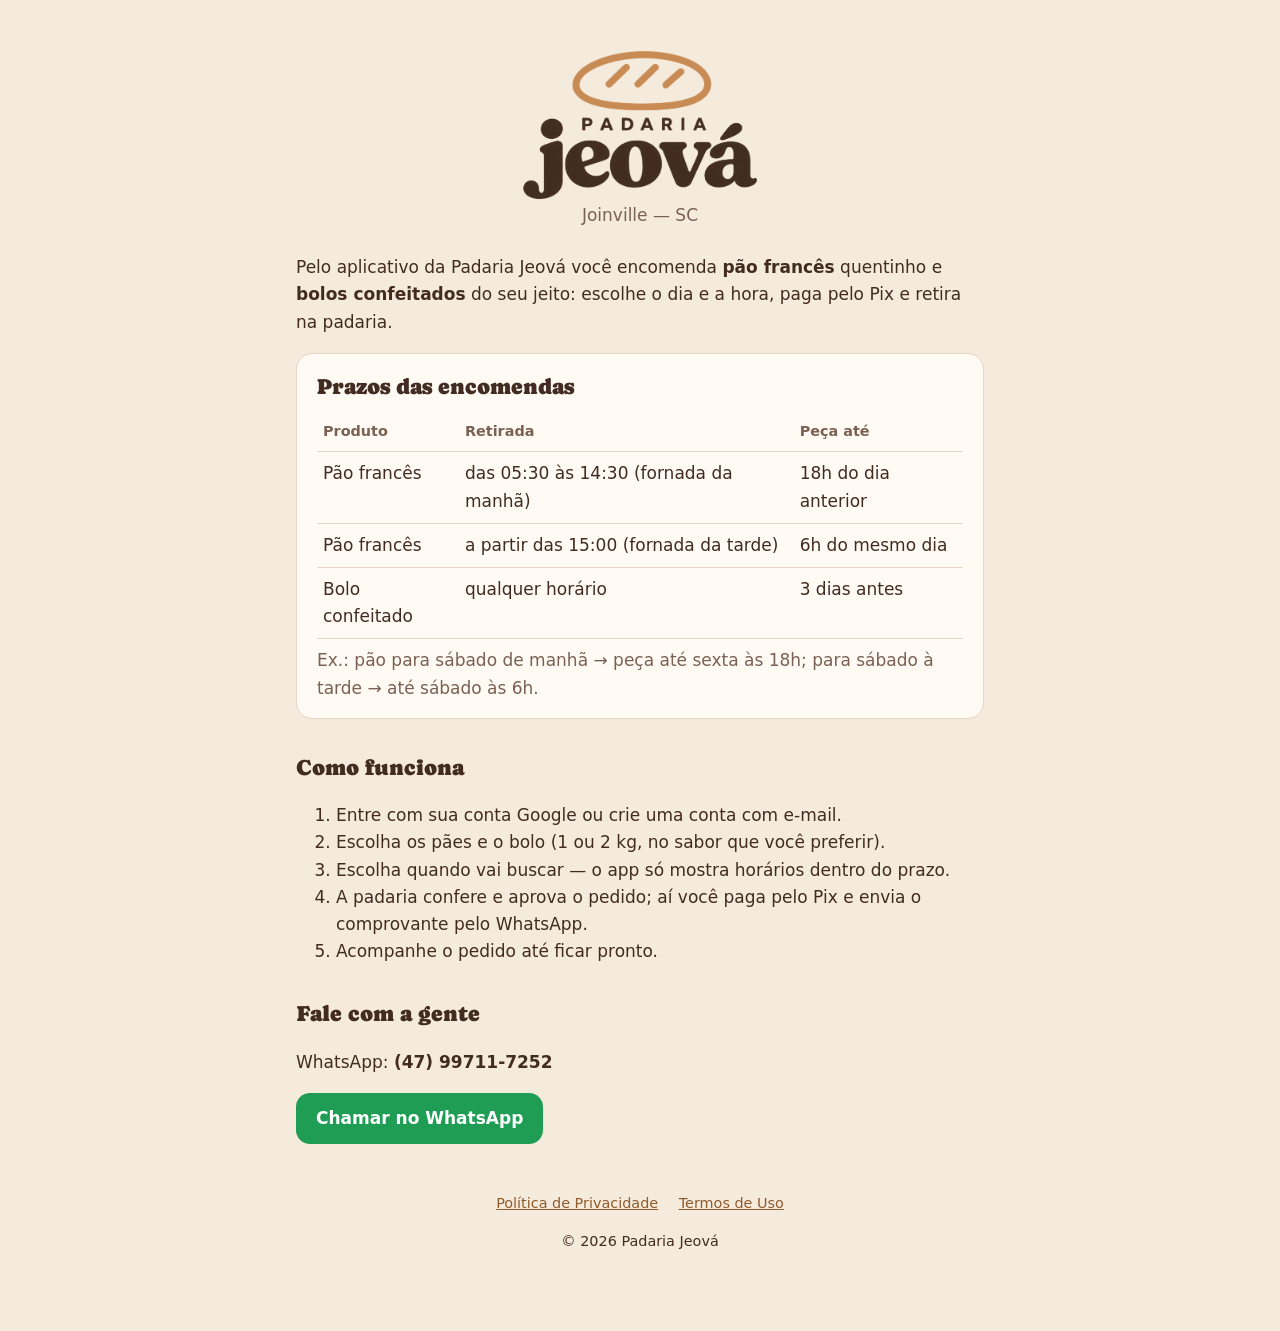
<file: index.html>
<!doctype html>
<html lang="pt-BR">
<head>
  <meta charset="utf-8">
  <meta http-equiv="Content-Security-Policy" content="default-src 'none'; style-src 'self' 'unsafe-inline'; img-src 'self' data:; font-src 'self'; base-uri 'none'; form-action 'none'">
  <meta name="referrer" content="no-referrer">
  <meta name="viewport" content="width=device-width, initial-scale=1">
  <title>Padaria Jeová — Encomendas</title>
  <meta name="description" content="Encomende pão francês e bolos confeitados da Padaria Jeová, em Joinville (SC), pelo aplicativo.">
  <link rel="stylesheet" href="estilo.css">
</head>
<body>
<main>
  <header class="topo">
    <h1><img class="logo" src="logo.png" alt="Padaria Jeová" width="240" height="154"></h1>
    <p class="sub">Joinville — SC</p>
  </header>

  <p>Pelo aplicativo da Padaria Jeová você encomenda <strong>pão francês</strong> quentinho e <strong>bolos confeitados</strong> do seu jeito: escolhe o dia e a hora, paga pelo Pix e retira na padaria.</p>

  <div class="cartao">
    <h2 style="margin-top:0">Prazos das encomendas</h2>
    <table>
      <tr><th>Produto</th><th>Retirada</th><th>Peça até</th></tr>
      <tr><td>Pão francês</td><td>das 05:30 às 14:30 (fornada da manhã)</td><td>18h do dia anterior</td></tr>
      <tr><td>Pão francês</td><td>a partir das 15:00 (fornada da tarde)</td><td>6h do mesmo dia</td></tr>
      <tr><td>Bolo confeitado</td><td>qualquer horário</td><td>3 dias antes</td></tr>
    </table>
    <p class="sub" style="margin-top:8px">Ex.: pão para sábado de manhã → peça até sexta às 18h; para sábado à tarde → até sábado às 6h.</p>
  </div>

  <h2>Como funciona</h2>
  <ol>
    <li>Entre com sua conta Google ou crie uma conta com e-mail.</li>
    <li>Escolha os pães e o bolo (1 ou 2 kg, no sabor que você preferir).</li>
    <li>Escolha quando vai buscar — o app só mostra horários dentro do prazo.</li>
    <li>A padaria confere e aprova o pedido; aí você paga pelo Pix e envia o comprovante pelo WhatsApp.</li>
    <li>Acompanhe o pedido até ficar pronto.</li>
  </ol>

  <h2>Fale com a gente</h2>
  <p>WhatsApp: <strong>(47) 99711-7252</strong></p>
  <p><a class="botao" href="https://wa.me/5547997117252">Chamar no WhatsApp</a></p>

  <footer>
    <a href="privacidade.html">Política de Privacidade</a>
    <a href="termos.html">Termos de Uso</a>
    <p>© 2026 Padaria Jeová</p>
  </footer>
</main>
</body>
</html>
</file>
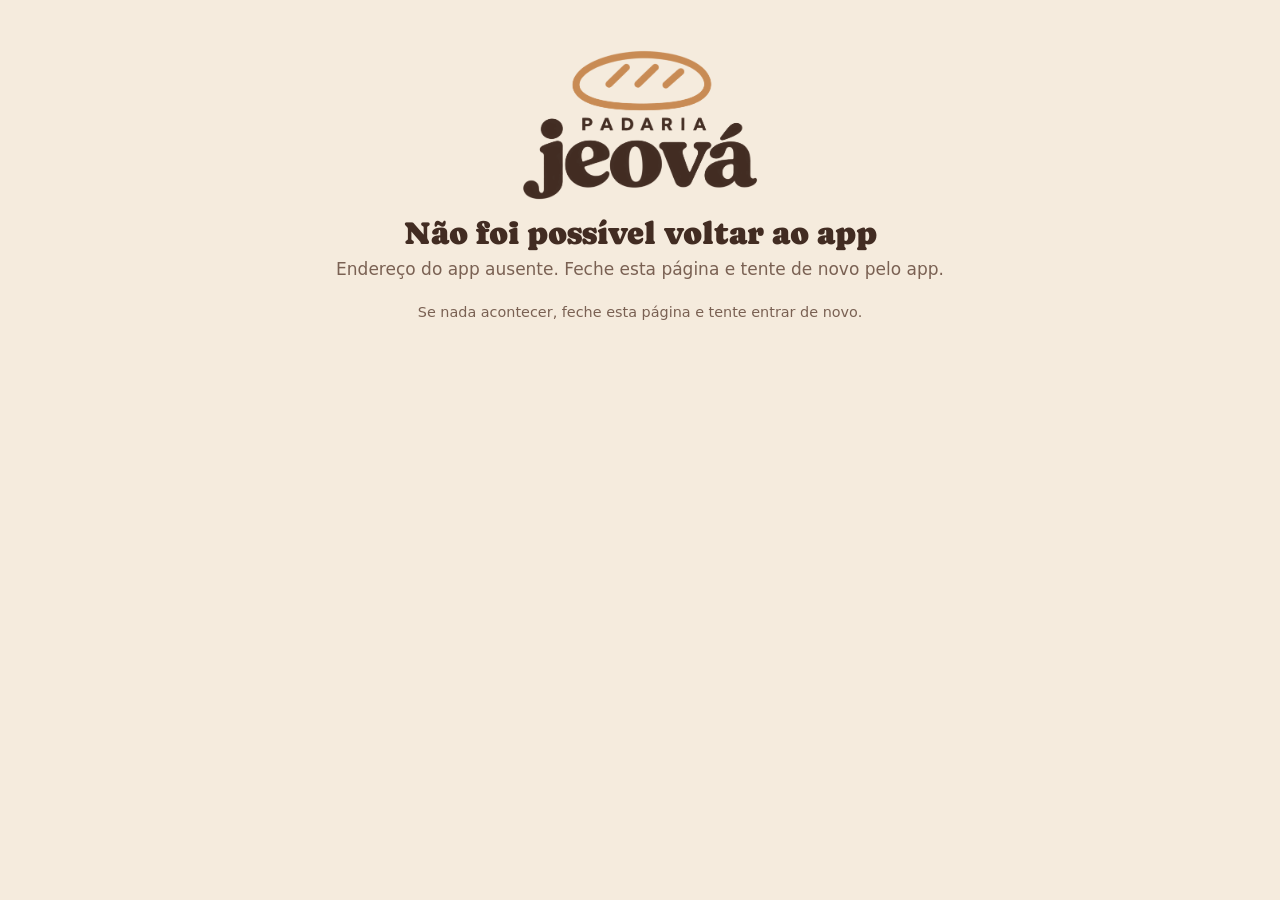
<file: auth.html>
<!doctype html>
<html lang="pt-BR">
<head>
  <meta charset="utf-8">
  <meta http-equiv="Content-Security-Policy" content="default-src 'none'; script-src 'self'; style-src 'self' 'unsafe-inline'; img-src 'self'; font-src 'self'; base-uri 'none'; form-action 'none'">
  <meta name="referrer" content="no-referrer">
  <meta name="viewport" content="width=device-width, initial-scale=1">
  <meta name="robots" content="noindex">
  <title>Entrando… — Padaria Jeová</title>
  <link rel="stylesheet" href="estilo.css">
  <style>
    .centro { text-align: center; padding-top: 48px; }
    .botao { font-size: 1.1rem; padding: 16px 28px; background: var(--primaria); }
    #erro { display: none; }
  </style>
</head>
<body>
<main class="centro">
  <img class="logo" src="logo.png" alt="Padaria Jeová" width="240" height="154">
  <h1 id="titulo">Login feito!</h1>
  <p id="texto" class="sub">Toque no botão para voltar ao app.</p>
  <div id="erro" class="cartao"></div>
  <p><a id="voltar" class="botao" href="#">Voltar para o app</a></p>
  <p class="sub" style="font-size:0.9rem">Se nada acontecer, feche esta página e tente entrar de novo.</p>
</main>
<script src="ponte.js"></script>
<script src="auth.js"></script>
</body>
</html>
</file>
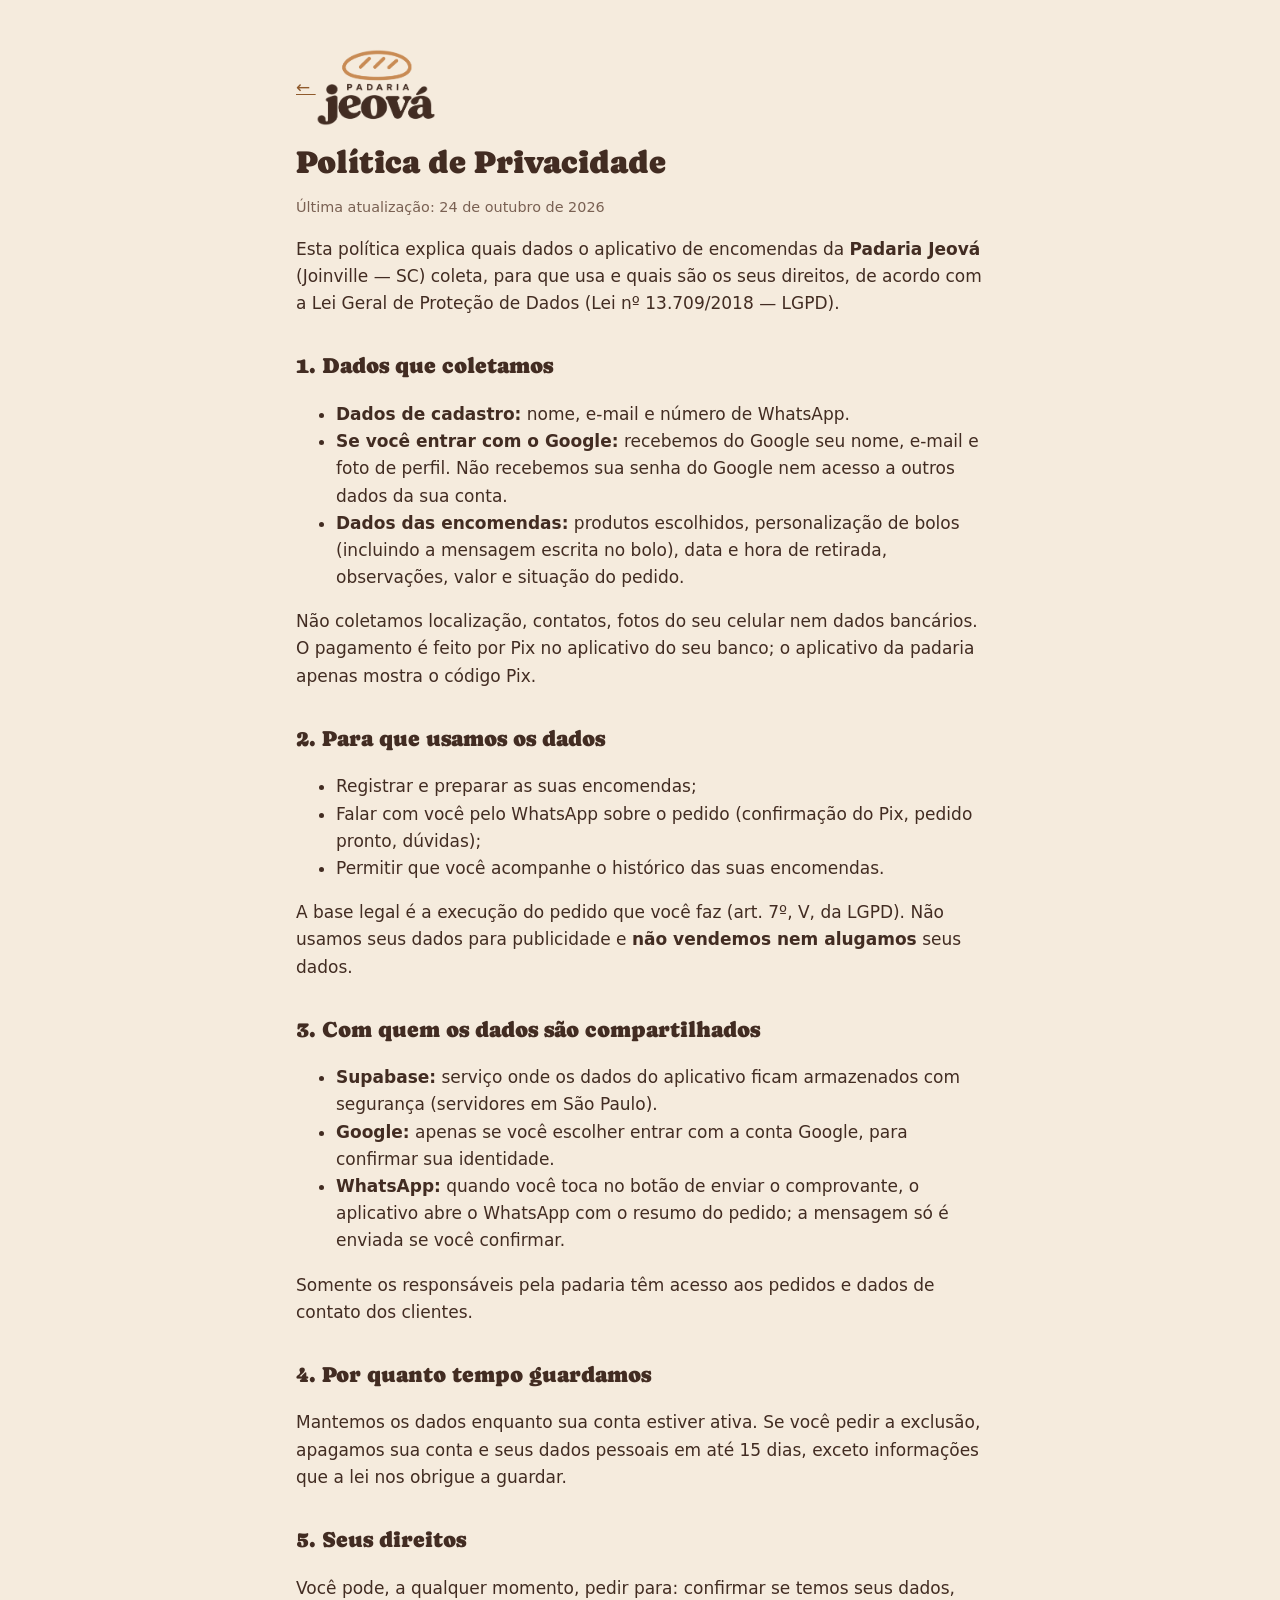
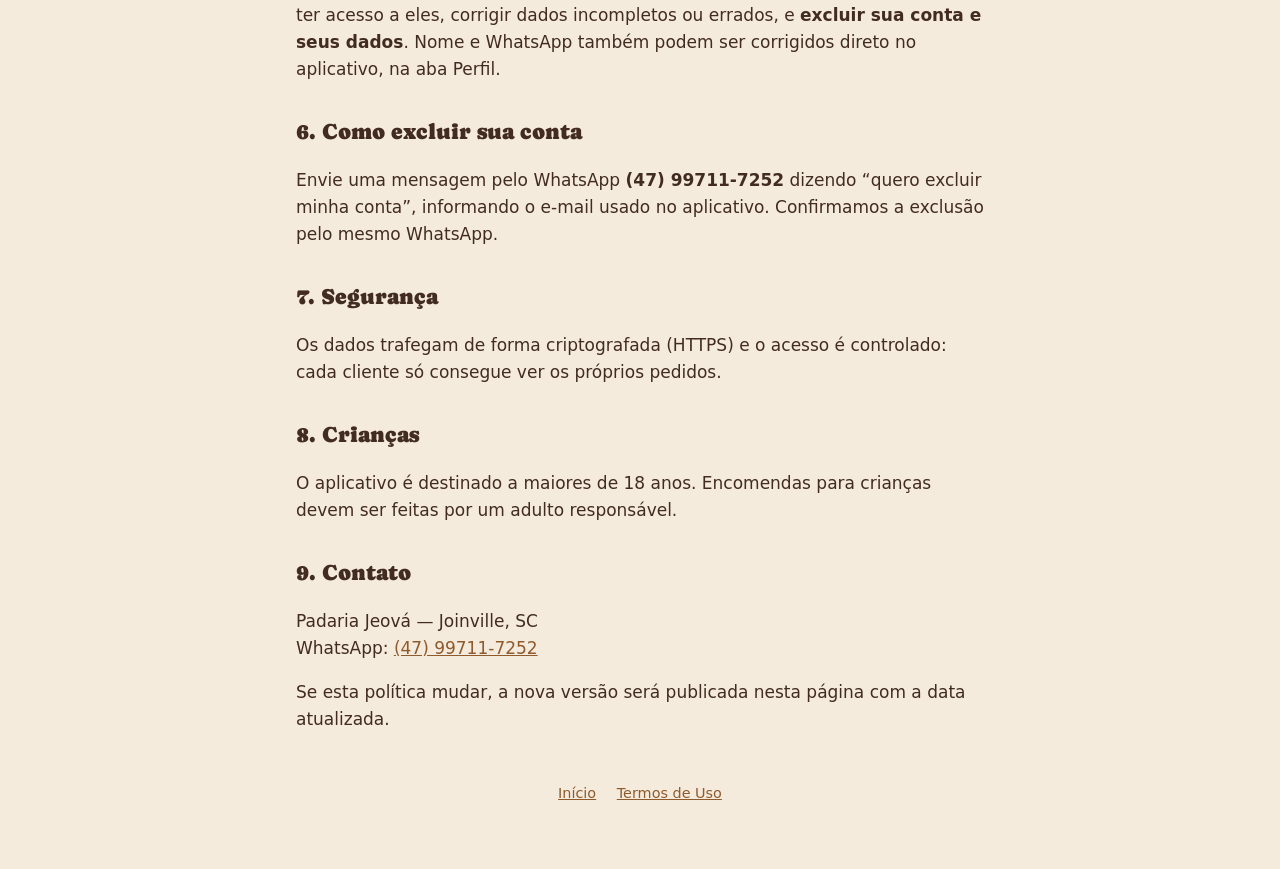
<file: privacidade.html>
<!doctype html>
<html lang="pt-BR">
<head>
  <meta charset="utf-8">
  <meta http-equiv="Content-Security-Policy" content="default-src 'none'; style-src 'self' 'unsafe-inline'; img-src 'self' data:; font-src 'self'; base-uri 'none'; form-action 'none'">
  <meta name="referrer" content="no-referrer">
  <meta name="viewport" content="width=device-width, initial-scale=1">
  <title>Política de Privacidade — Padaria Jeová</title>
  <link rel="stylesheet" href="estilo.css">
</head>
<body>
<main>
  <p><a href="./">← <img class="logo-pequeno" src="logo.png" alt="Padaria Jeová" width="120" height="77"></a></p>
  <h1>Política de Privacidade</h1>
  <p class="atualizado">Última atualização: 24 de outubro de 2026</p>

  <p>Esta política explica quais dados o aplicativo de encomendas da <strong>Padaria Jeová</strong> (Joinville — SC) coleta, para que usa e quais são os seus direitos, de acordo com a Lei Geral de Proteção de Dados (Lei nº 13.709/2018 — LGPD).</p>

  <h2>1. Dados que coletamos</h2>
  <ul>
    <li><strong>Dados de cadastro:</strong> nome, e-mail e número de WhatsApp.</li>
    <li><strong>Se você entrar com o Google:</strong> recebemos do Google seu nome, e-mail e foto de perfil. Não recebemos sua senha do Google nem acesso a outros dados da sua conta.</li>
    <li><strong>Dados das encomendas:</strong> produtos escolhidos, personalização de bolos (incluindo a mensagem escrita no bolo), data e hora de retirada, observações, valor e situação do pedido.</li>
  </ul>
  <p>Não coletamos localização, contatos, fotos do seu celular nem dados bancários. O pagamento é feito por Pix no aplicativo do seu banco; o aplicativo da padaria apenas mostra o código Pix.</p>

  <h2>2. Para que usamos os dados</h2>
  <ul>
    <li>Registrar e preparar as suas encomendas;</li>
    <li>Falar com você pelo WhatsApp sobre o pedido (confirmação do Pix, pedido pronto, dúvidas);</li>
    <li>Permitir que você acompanhe o histórico das suas encomendas.</li>
  </ul>
  <p>A base legal é a execução do pedido que você faz (art. 7º, V, da LGPD). Não usamos seus dados para publicidade e <strong>não vendemos nem alugamos</strong> seus dados.</p>

  <h2>3. Com quem os dados são compartilhados</h2>
  <ul>
    <li><strong>Supabase:</strong> serviço onde os dados do aplicativo ficam armazenados com segurança (servidores em São Paulo).</li>
    <li><strong>Google:</strong> apenas se você escolher entrar com a conta Google, para confirmar sua identidade.</li>
    <li><strong>WhatsApp:</strong> quando você toca no botão de enviar o comprovante, o aplicativo abre o WhatsApp com o resumo do pedido; a mensagem só é enviada se você confirmar.</li>
  </ul>
  <p>Somente os responsáveis pela padaria têm acesso aos pedidos e dados de contato dos clientes.</p>

  <h2>4. Por quanto tempo guardamos</h2>
  <p>Mantemos os dados enquanto sua conta estiver ativa. Se você pedir a exclusão, apagamos sua conta e seus dados pessoais em até 15 dias, exceto informações que a lei nos obrigue a guardar.</p>

  <h2>5. Seus direitos</h2>
  <p>Você pode, a qualquer momento, pedir para: confirmar se temos seus dados, ter acesso a eles, corrigir dados incompletos ou errados, e <strong>excluir sua conta e seus dados</strong>. Nome e WhatsApp também podem ser corrigidos direto no aplicativo, na aba Perfil.</p>

  <h2>6. Como excluir sua conta</h2>
  <p>Envie uma mensagem pelo WhatsApp <strong>(47) 99711-7252</strong> dizendo “quero excluir minha conta”, informando o e-mail usado no aplicativo. Confirmamos a exclusão pelo mesmo WhatsApp.</p>

  <h2>7. Segurança</h2>
  <p>Os dados trafegam de forma criptografada (HTTPS) e o acesso é controlado: cada cliente só consegue ver os próprios pedidos.</p>

  <h2>8. Crianças</h2>
  <p>O aplicativo é destinado a maiores de 18 anos. Encomendas para crianças devem ser feitas por um adulto responsável.</p>

  <h2>9. Contato</h2>
  <p>Padaria Jeová — Joinville, SC<br>WhatsApp: <a href="https://wa.me/5547997117252">(47) 99711-7252</a></p>
  <p>Se esta política mudar, a nova versão será publicada nesta página com a data atualizada.</p>

  <footer>
    <a href="./">Início</a>
    <a href="termos.html">Termos de Uso</a>
  </footer>
</main>
</body>
</html>
</file>
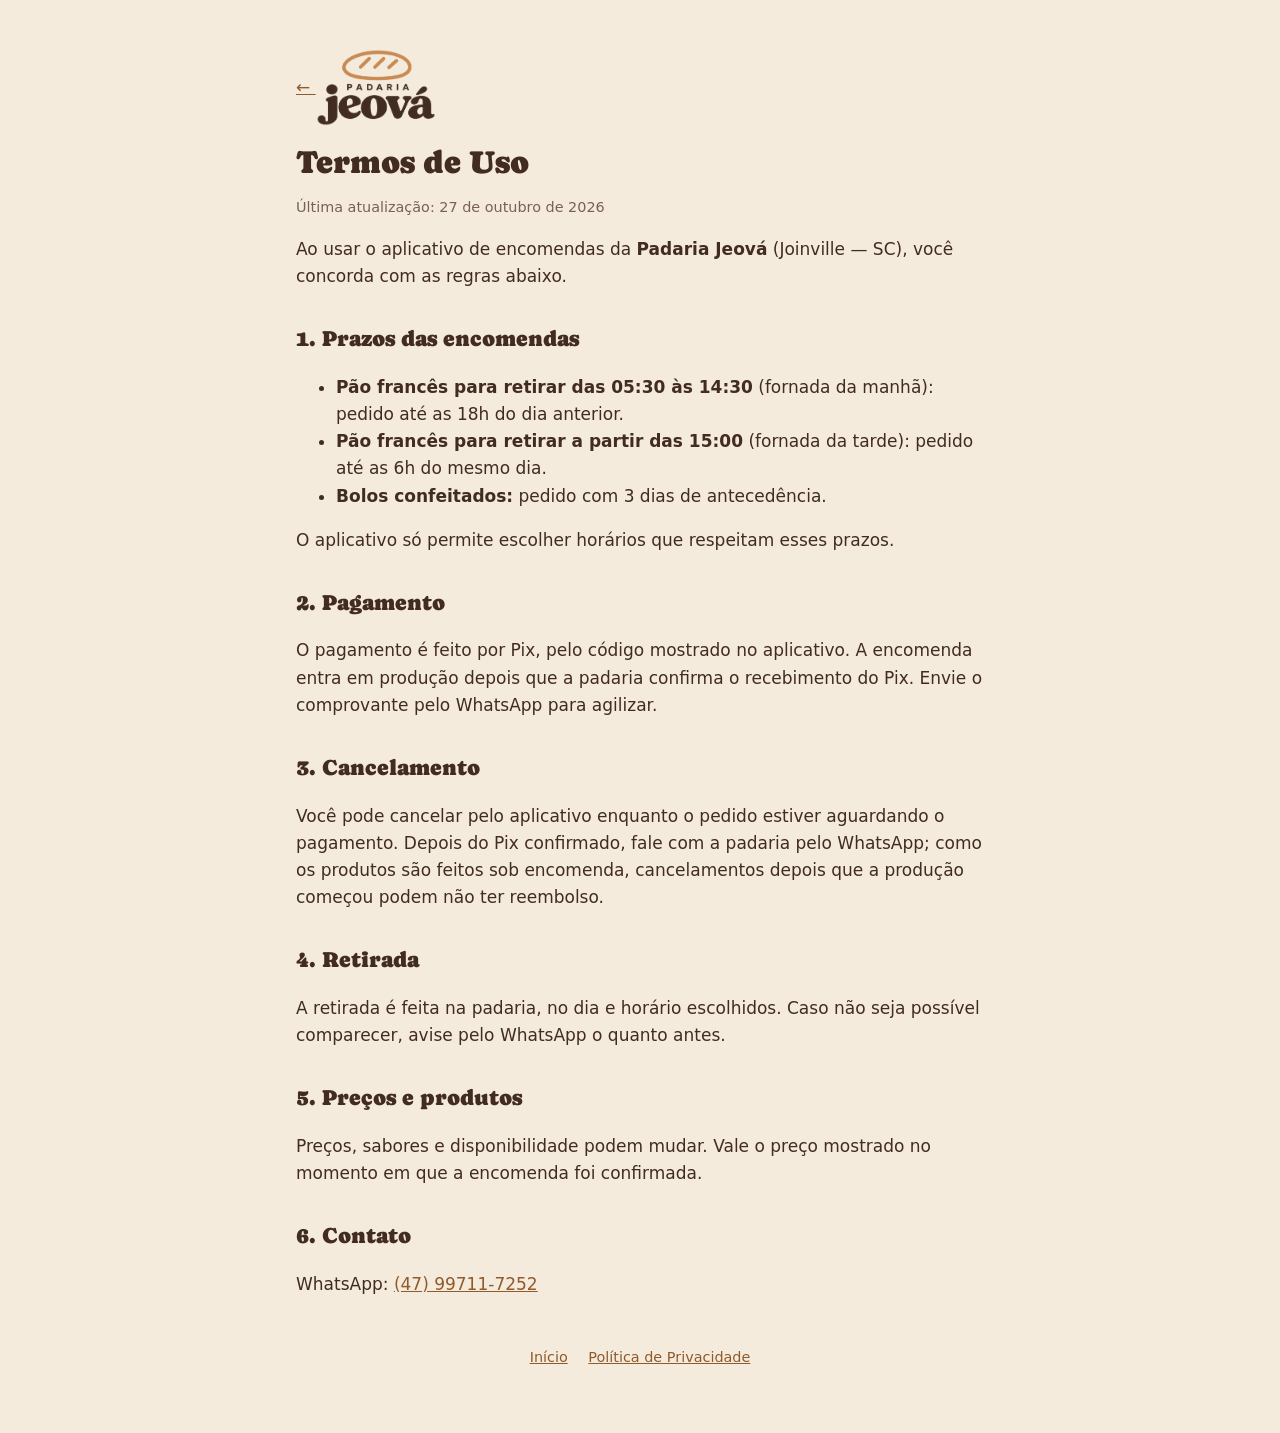
<file: termos.html>
<!doctype html>
<html lang="pt-BR">
<head>
  <meta charset="utf-8">
  <meta http-equiv="Content-Security-Policy" content="default-src 'none'; style-src 'self' 'unsafe-inline'; img-src 'self' data:; font-src 'self'; base-uri 'none'; form-action 'none'">
  <meta name="referrer" content="no-referrer">
  <meta name="viewport" content="width=device-width, initial-scale=1">
  <title>Termos de Uso — Padaria Jeová</title>
  <link rel="stylesheet" href="estilo.css">
</head>
<body>
<main>
  <p><a href="./">← <img class="logo-pequeno" src="logo.png" alt="Padaria Jeová" width="120" height="77"></a></p>
  <h1>Termos de Uso</h1>
  <p class="atualizado">Última atualização: 27 de outubro de 2026</p>

  <p>Ao usar o aplicativo de encomendas da <strong>Padaria Jeová</strong> (Joinville — SC), você concorda com as regras abaixo.</p>

  <h2>1. Prazos das encomendas</h2>
  <ul>
    <li><strong>Pão francês para retirar das 05:30 às 14:30</strong> (fornada da manhã): pedido até as 18h do dia anterior.</li>
    <li><strong>Pão francês para retirar a partir das 15:00</strong> (fornada da tarde): pedido até as 6h do mesmo dia.</li>
    <li><strong>Bolos confeitados:</strong> pedido com 3 dias de antecedência.</li>
  </ul>
  <p>O aplicativo só permite escolher horários que respeitam esses prazos.</p>

  <h2>2. Pagamento</h2>
  <p>O pagamento é feito por Pix, pelo código mostrado no aplicativo. A encomenda entra em produção depois que a padaria confirma o recebimento do Pix. Envie o comprovante pelo WhatsApp para agilizar.</p>

  <h2>3. Cancelamento</h2>
  <p>Você pode cancelar pelo aplicativo enquanto o pedido estiver aguardando o pagamento. Depois do Pix confirmado, fale com a padaria pelo WhatsApp; como os produtos são feitos sob encomenda, cancelamentos depois que a produção começou podem não ter reembolso.</p>

  <h2>4. Retirada</h2>
  <p>A retirada é feita na padaria, no dia e horário escolhidos. Caso não seja possível comparecer, avise pelo WhatsApp o quanto antes.</p>

  <h2>5. Preços e produtos</h2>
  <p>Preços, sabores e disponibilidade podem mudar. Vale o preço mostrado no momento em que a encomenda foi confirmada.</p>

  <h2>6. Contato</h2>
  <p>WhatsApp: <a href="https://wa.me/5547997117252">(47) 99711-7252</a></p>

  <footer>
    <a href="./">Início</a>
    <a href="privacidade.html">Política de Privacidade</a>
  </footer>
</main>
</body>
</html>
</file>
<file: estilo.css>
/* Identidade visual da Padaria Jeová: creme #F5EBDD, café #422C22, caramelo #C88A53 (como no app). */
@font-face {
  font-family: 'Caprasimo';
  src: url('caprasimo.ttf') format('truetype'); /* licença livre: caprasimo-licenca-OFL.txt */
  font-display: swap;
}
:root {
  --fundo: #f5ebdd;
  --superficie: #fffaf3;
  --cafe: #422c22;
  --caramelo: #c88a53;
  --caramelo-escuro: #8f5a2c;
  --primaria: var(--cafe);
  --texto: #422c22;
  --texto-sec: #7a6153;
  --borda: #e6d5c0;
  --whatsapp: #1f9d55;
}
* { box-sizing: border-box; }
body {
  margin: 0;
  background: var(--fundo);
  color: var(--texto);
  font: 17px/1.6 system-ui, -apple-system, "Segoe UI", Roboto, sans-serif;
}
main { max-width: 720px; margin: 0 auto; padding: 32px 16px 64px; }
header.topo { text-align: center; padding: 16px 0 8px; }
.logo { display: block; width: 240px; max-width: 70%; height: auto; margin: 0 auto; }
.logo-pequeno { width: 120px; height: auto; vertical-align: middle; }
h1, h2 { font-family: 'Caprasimo', Georgia, serif; font-weight: 400; color: var(--cafe); }
h1 { font-size: 2rem; line-height: 1.2; margin: 12px 0 4px; }
h2 { font-size: 1.35rem; margin: 32px 0 8px; }
header.topo h1 { margin: 0; }
p, li { color: var(--texto); }
.sub { color: var(--texto-sec); margin: 0; }
.cartao {
  background: var(--superficie);
  border: 1px solid var(--borda);
  border-radius: 16px;
  padding: 16px 20px;
  margin: 16px 0;
}
table { width: 100%; border-collapse: collapse; }
td, th { text-align: left; padding: 8px 6px; border-bottom: 1px solid var(--borda); vertical-align: top; }
th { color: var(--texto-sec); font-weight: 600; font-size: 0.9rem; }
a { color: var(--caramelo-escuro); }
.botao {
  display: inline-block;
  background: var(--whatsapp);
  color: #fff;
  text-decoration: none;
  font-weight: 700;
  padding: 12px 20px;
  border-radius: 14px;
}
footer { margin-top: 48px; text-align: center; color: var(--texto-sec); font-size: 0.9rem; }
footer a { margin: 0 8px; }
.atualizado { color: var(--texto-sec); font-size: 0.9rem; }
</file>
